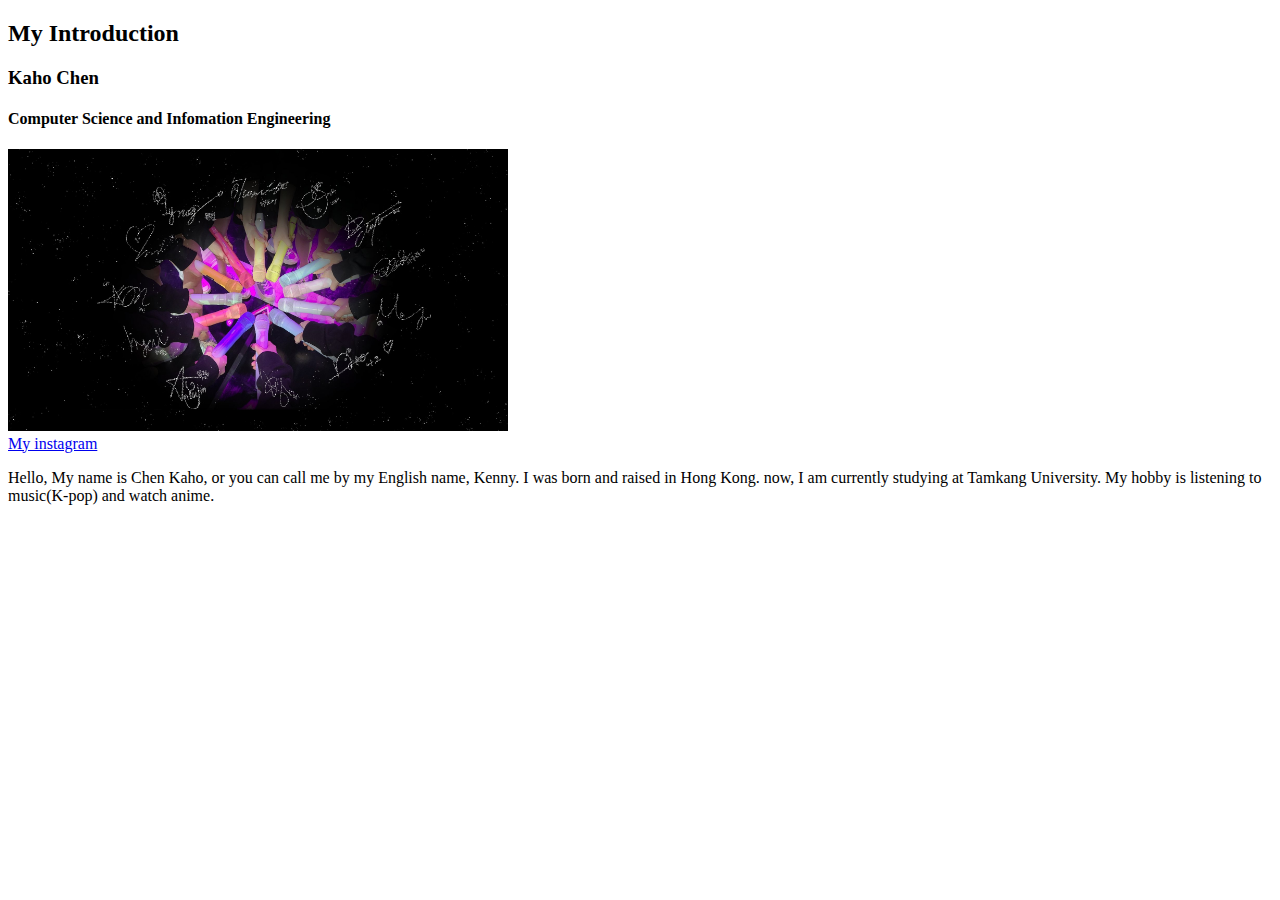
<file: w02/intro.html>
<!DOCTYPE html>
<html lang="en">
<head>
    <meta charset="UTF-8">
    <meta http-equiv="X-UA-Compatible" content="IE=edge">
    <meta name="viewport" content="width=device-width, initial-scale=1.0">
    <title>introduction</title>
</head>
<body>
    <div>
        <h2>My Introduction</h2>
        <h3>Kaho Chen </h3>
        <h4>Computer Science and Infomation Engineering</h4>
        <img src="EwklUA_UUAMi_9l.jpg" width="500" alt=""> <br>
        <a href="https://www.instagram.com/kennychen127/"> My instagram  </a>
         <p>
            Hello, My name is Chen Kaho, or you can call me by my English name, Kenny. I was born and raised in Hong Kong. now, I am currently studying at Tamkang University. My hobby is listening to music(K-pop) and watch anime.

         </p>
    </div>

</body>

</html>
</file>
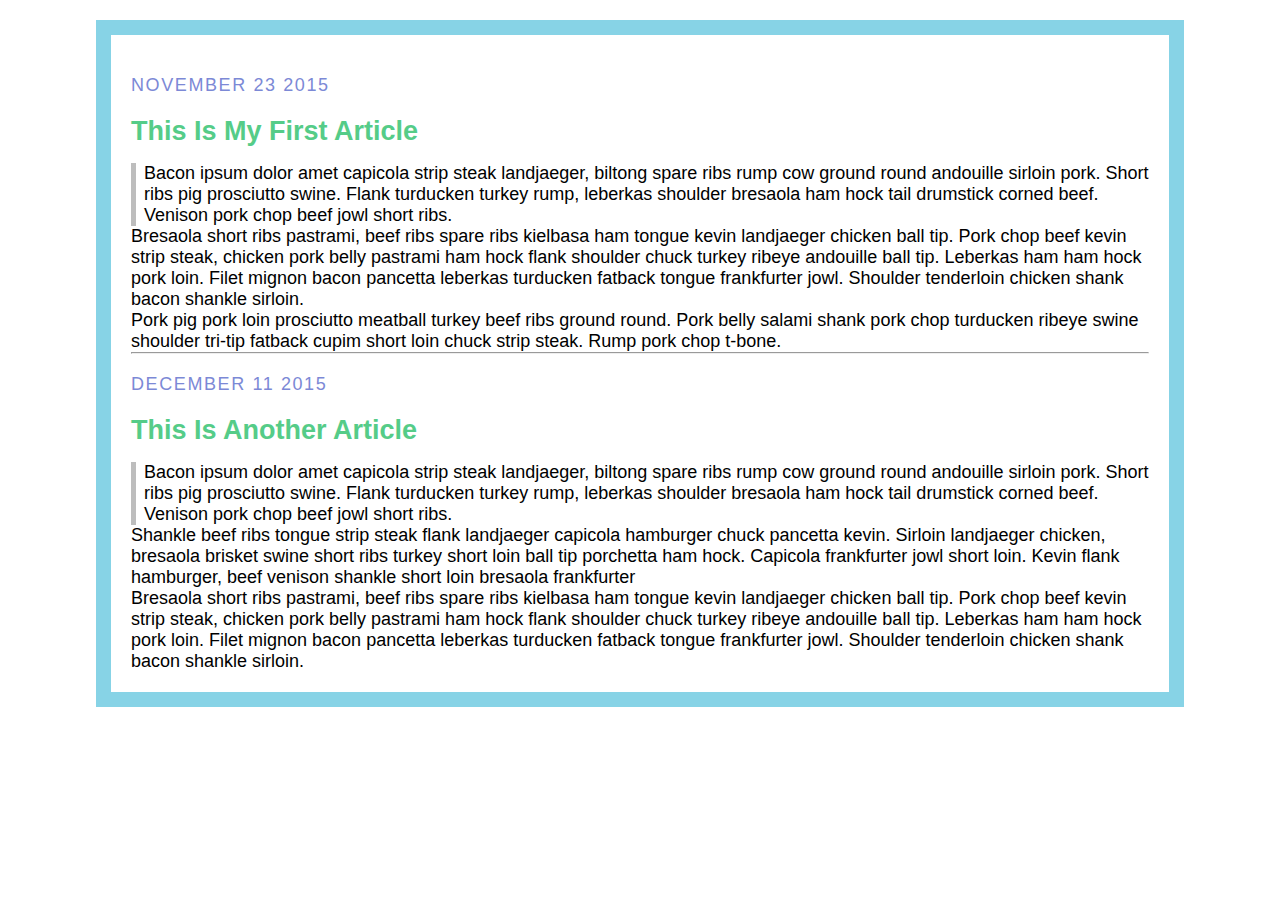
<file: w04/blog.html>
<!DOCTYPE html>
<html>
<head>
    <meta charset="UTF-8">
    <meta http-equiv="X-UA-Compatible" content="IE=edge">
    <meta name="viewport" content="width=device-width, initial-scale=1.0">
	<title>My Blog</title>
    <style>
    * {
      margin: 0;
      padding: 0;
      box-sizing: border-box;
    }
    body{
        border: 15px solid rgb(135, 211, 230);
        margin: 20px auto;
        padding: 20px;
        width: 85%;
        font-family: 'Segoe UI', Tahoma, Geneva, Verdana, sans-serif;
        font-size: large;
    }
    .date {
        color: rgb(124, 137, 214);
        text-transform: uppercase;
        letter-spacing: 0.1rem;
        padding: 20px 0;
    }
    .post h2{
        font-size:bold;
        color: #5c8;
        padding-bottom: 1rem;
    }
    .post .quote    {
        border-left: 5px solid #bdbdbd ;
        padding-left: 0.5rem;
    }
    .pose-info  {
        margin-top:1rem;

    }
    </style>
</head>
<body>

<link href='http://fonts.googleapis.com/css?family=Source+Sans+Pro:400,700,400italic|Source+Code+Pro:400,700' rel='stylesheet' type='text/css'>

<div class="post">
	 
	<div class="date">November 23 2015</div>
	<h2>This Is My First Article</h2>

	<p class="quote">
	Bacon ipsum dolor amet capicola strip steak landjaeger, biltong spare ribs rump cow ground round andouille sirloin pork. Short ribs pig prosciutto swine. Flank turducken turkey rump, leberkas shoulder bresaola ham hock tail drumstick corned beef. Venison pork chop beef jowl short ribs.
	</p>

	<p class="post-info">Bresaola short ribs pastrami, beef ribs spare ribs kielbasa ham tongue kevin landjaeger chicken ball tip. Pork chop beef kevin strip steak, chicken pork belly pastrami ham hock flank shoulder chuck turkey ribeye andouille ball tip. Leberkas ham ham hock pork loin. Filet mignon bacon pancetta leberkas turducken fatback tongue frankfurter jowl. Shoulder tenderloin chicken shank bacon shankle sirloin.</p>

	<p class="post-info">Pork pig pork loin prosciutto meatball turkey beef ribs ground round. Pork belly salami shank pork chop turducken ribeye swine shoulder tri-tip fatback cupim short loin chuck strip steak. Rump pork chop t-bone.</p>
	
</div>

<!-- <hr> -->
<hr>

<div class="post">
	<div class="date">December 11 2015</div>
	<h2>This Is Another Article</h2>

	<p class="quote">
	Bacon ipsum dolor amet capicola strip steak landjaeger, biltong spare ribs rump cow ground round andouille sirloin pork. Short ribs pig prosciutto swine. Flank turducken turkey rump, leberkas shoulder bresaola ham hock tail drumstick corned beef. Venison pork chop beef jowl short ribs.
	</p>

	<p class="post-info">Shankle beef ribs tongue strip steak flank landjaeger capicola hamburger chuck pancetta kevin. Sirloin landjaeger chicken, bresaola brisket swine short ribs turkey short loin ball tip porchetta ham hock. Capicola frankfurter jowl short loin. Kevin flank hamburger, beef venison shankle short loin bresaola frankfurter</p>

	<p class="post-info">Bresaola short ribs pastrami, beef ribs spare ribs kielbasa ham tongue kevin landjaeger chicken ball tip. Pork chop beef kevin strip steak, chicken pork belly pastrami ham hock flank shoulder chuck turkey ribeye andouille ball tip. Leberkas ham ham hock pork loin. Filet mignon bacon pancetta leberkas turducken fatback tongue frankfurter jowl. Shoulder tenderloin chicken shank bacon shankle sirloin.</p>
</div>

</body>
</html>
</file>
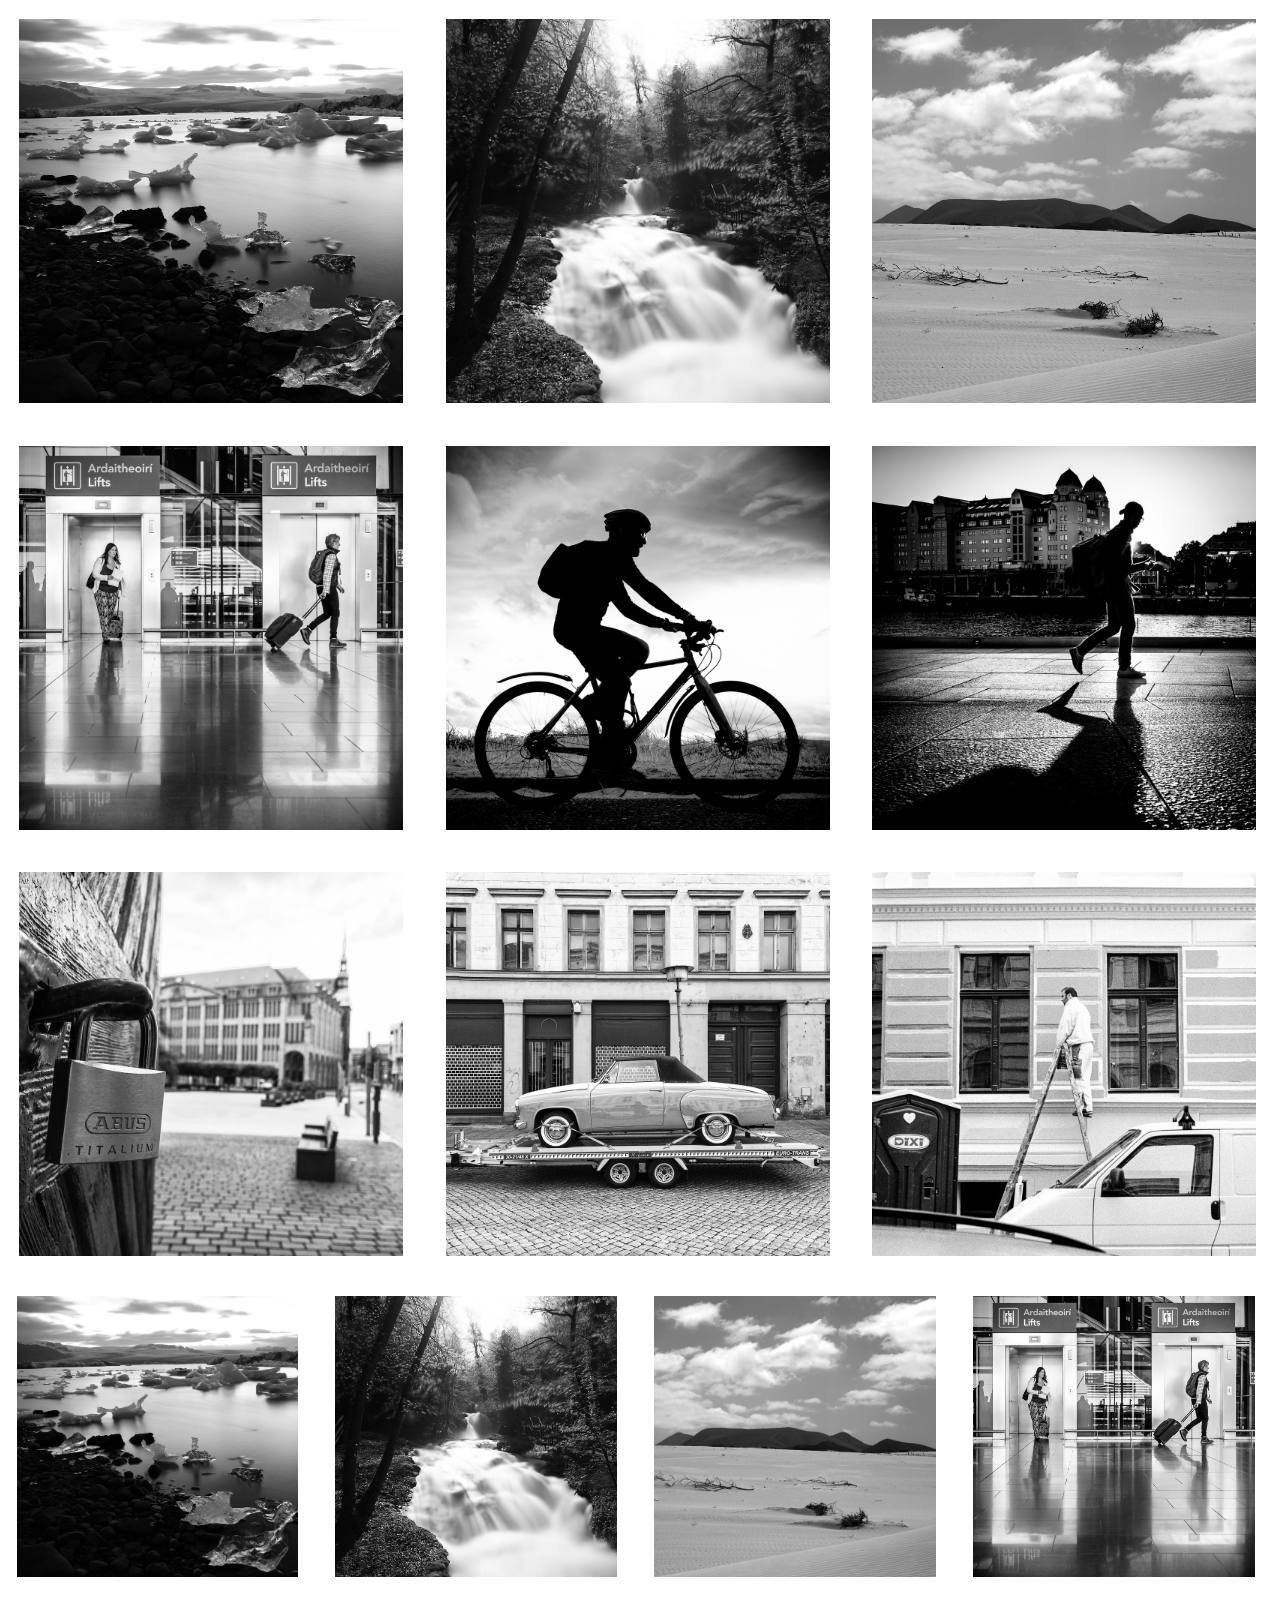
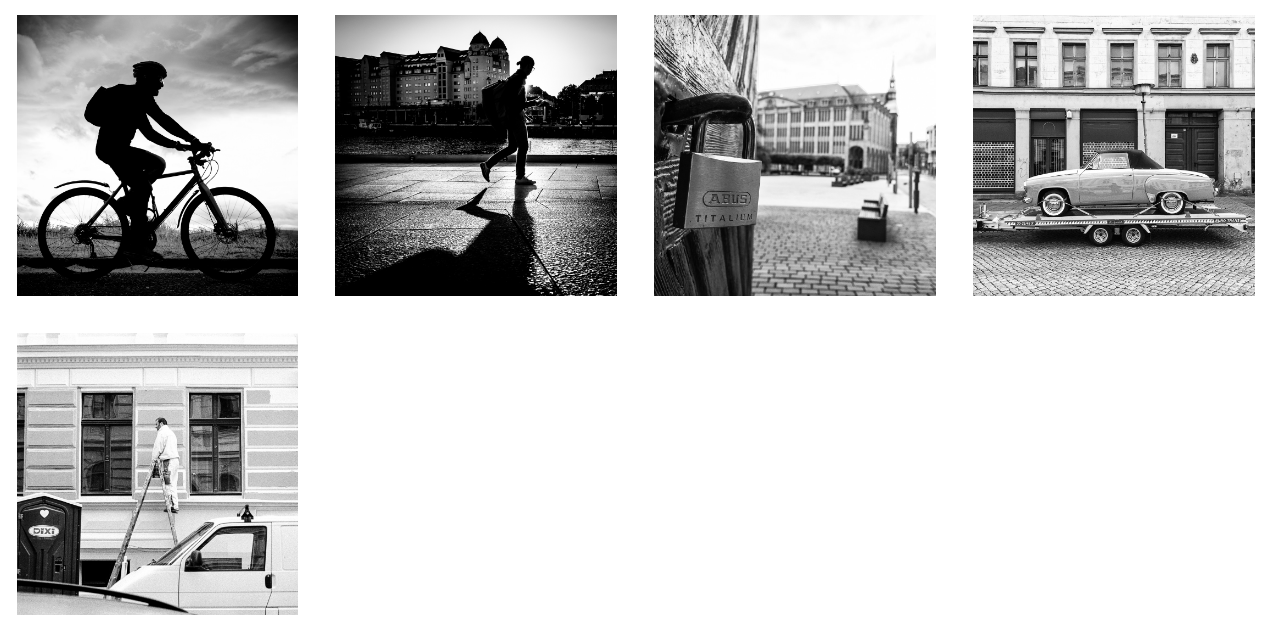
<file: w04/imageGallery.html>
<!DOCTYPE html>
<html lang="en">
<head>
    <meta charset="UTF-8">
    <meta http-equiv="X-UA-Compatible" content="IE=edge">
    <meta name="viewport" content="width=device-width, initial-scale=1.0">
    <title>Image Gallery</title>
    <link rel="stylesheet" href="./imageGallery.css">
</head>

<body>
    <div class="line3">
        <img src="./image/img1.jpg" alt="">
        <img src="./image/img2.jpg" alt="">
        <img src="./image/img3.jpg" alt="">
        <img src="./image/img4.jpg" alt="">
        <img src="./image/img5.jpg" alt="">
        <img src="./image/img6.jpg" alt="">
        <img src="./image/img7.jpg" alt="">
        <img src="./image/img8.jpg" alt="">
        <img src="./image/img9.jpg" alt="">
    </div>
    <div class="line4">
        <img src="./image/img1.jpg" alt="">
        <img src="./image/img2.jpg" alt="">
        <img src="./image/img3.jpg" alt="">
        <img src="./image/img4.jpg" alt="">
        <img src="./image/img5.jpg" alt="">
        <img src="./image/img6.jpg" alt="">
        <img src="./image/img7.jpg" alt="">
        <img src="./image/img8.jpg" alt="">
        <img src="./image/img9.jpg" alt="">
    </div>
</body>

</html>
</file>
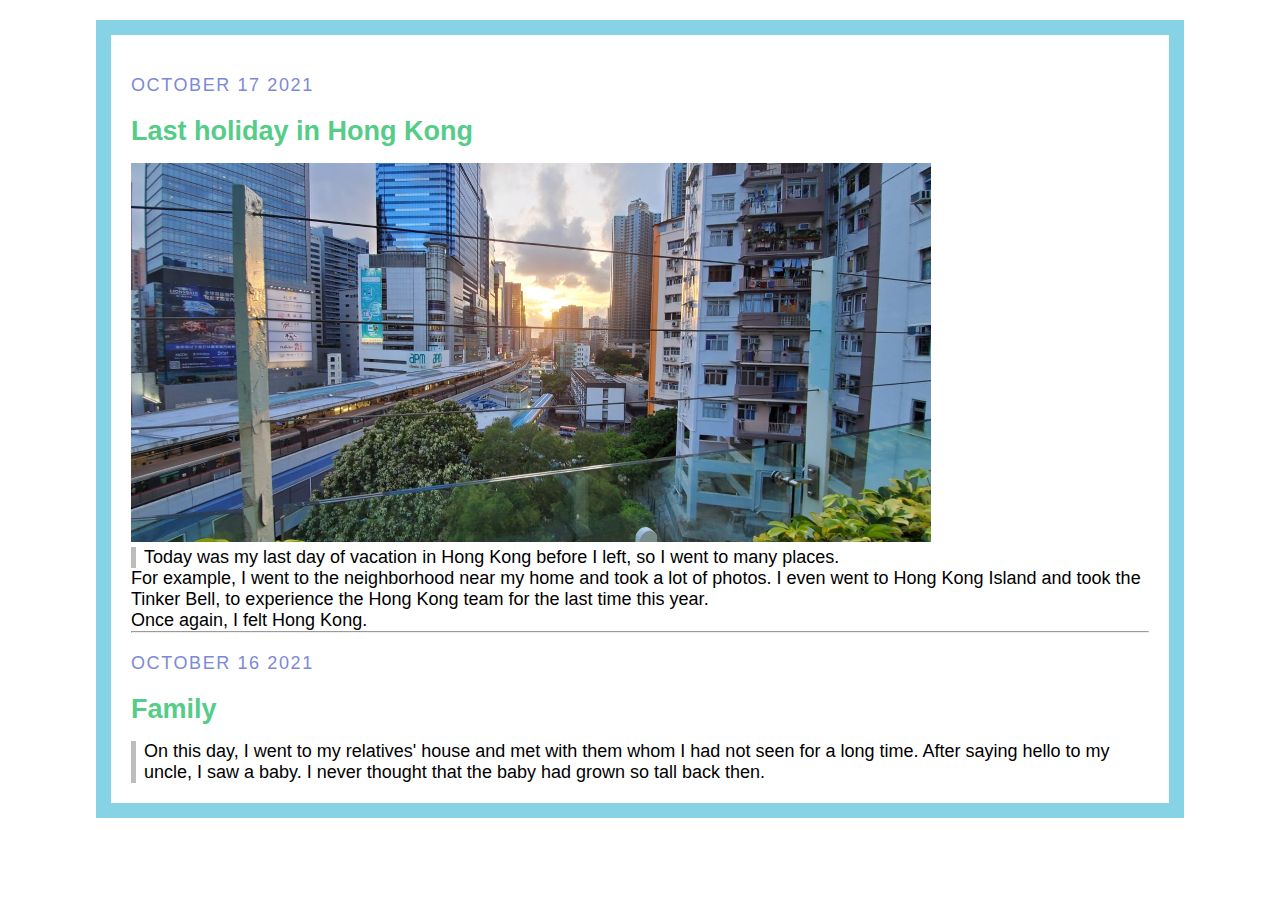
<file: w04/w04 -- Blog.html>
<!DOCTYPE html>
<html>
<head>
    <meta charset="UTF-8">
    <meta http-equiv="X-UA-Compatible" content="IE=edge">
    <meta name="viewport" content="width=device-width, initial-scale=1.0">
	<title>My Blog</title>
    <style>
    * {
      margin: 0;
      padding: 0;
      box-sizing: border-box;
    }
    body{
        border: 15px solid rgb(135, 211, 230);
        margin: 20px auto;
        padding: 20px;
        width: 85%;
        font-family: 'Segoe UI', Tahoma, Geneva, Verdana, sans-serif;
        font-size: large;
    }
    .date {
        color: rgb(124, 137, 214);
        text-transform: uppercase;
        letter-spacing: 0.1rem;
        padding: 20px 0;
    }
    .post h2{
        font-size:bold;
        color: #5c8;
        padding-bottom: 1rem;
    }
    .post .quote    {
        border-left: 5px solid #bdbdbd ;
        padding-left: 0.5rem;
    }
    .pose-info  {
        margin-top:1rem;

    }
    </style>
</head>
<body>

<link href='http://fonts.googleapis.com/css?family=Source+Sans+Pro:400,700,400italic|Source+Code+Pro:400,700' rel='stylesheet' type='text/css'>

<div class="post">
	 
	<div class="date">October 17 2021</div>
	<h2>Last holiday in Hong Kong</h2>
    
    <div class="right">
        <img src="IMG-20210616-WA0002.jpg" width="800" alt="" ;>
    </div>

	<p class="quote">
        Today was my last day of vacation in Hong Kong before I left, so I went to many places.</p>

	<p class="post-info">For example, I went to the neighborhood near my home and took a lot of photos. I even went to Hong Kong Island and took the Tinker Bell, to experience the Hong Kong team for the last time this year.</p>
	<p class="post-info">Once again, I felt Hong Kong.</p>
</div>

<!-- <hr> -->
<hr>

<div class="post">
	<div class="date">October 16 2021</div>
	<h2>Family</h2>

	<p class="quote">
        On this day, I went to my relatives' house and met with them whom I had not seen for a long time. After saying hello to my uncle, I saw a baby. I never thought that the baby had grown so tall back then.</p>


</body>
</html>
</file>
<file: w04/imageGallery.css>
* {
  margin: 0;
  padding: 0;
  box-sizing: border-box;
}

.line3 img {
  width: 30%;
  margin: 1.5%;
}
.line4 img {
  width: 22%;
  margin: 1.3%;
}
.line5 img {
  width: 97%;
  margin: 1.2%;
}
.line6 img {
  width: 17%;
  margin: 1.3%;
}
.card {
  background-color: white;
  padding: 5px;
  margin-top: 1px;
}
.left,
.center,
.right {
  border: 1px solid black;
  height: 400px;
  width: 280px;
  float: right;
  margin: 10px;
  padding: 50px;
  background: pink;
  font-size: 32px;
}
</file>
